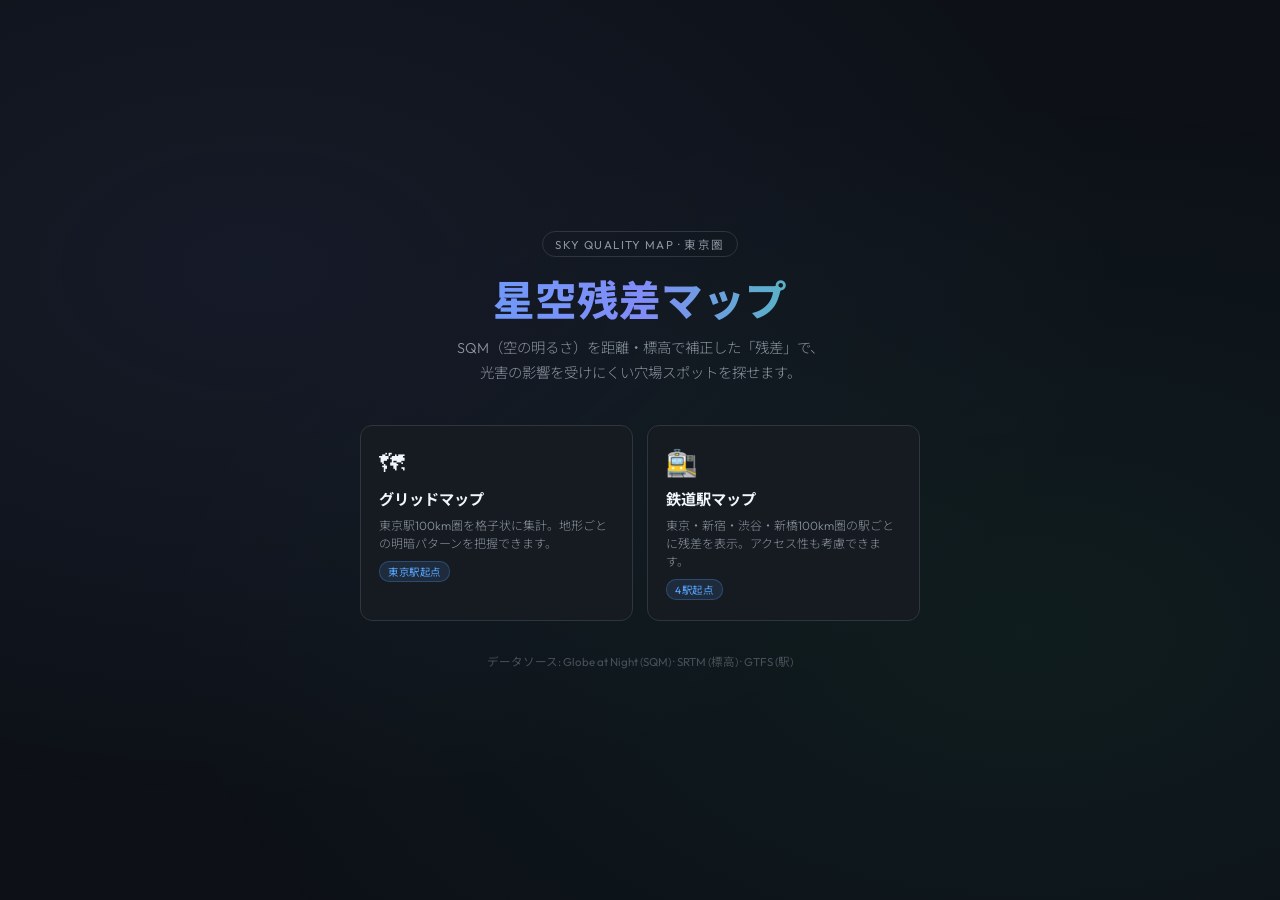
<file: index.html>
<!DOCTYPE html>
<html lang="ja">
<head>
  <meta charset="UTF-8">
  <meta name="viewport" content="width=device-width, initial-scale=1.0">
  <title>東京圏 星空マップ</title>
  <link href="https://fonts.googleapis.com/css2?family=Outfit:wght@300;400;600;800&family=Noto+Sans+JP:wght@300;400;700&display=swap" rel="stylesheet">
  <style>
    *, *::before, *::after { box-sizing: border-box; margin: 0; padding: 0; }
    body {
      font-family: 'Outfit', 'Noto Sans JP', sans-serif;
      background: #0d1117;
      color: #f0f6fc;
      min-height: 100dvh;
      display: flex;
      flex-direction: column;
      align-items: center;
      justify-content: center;
      padding: 32px 16px;
    }
    .stars {
      position: fixed; inset: 0; pointer-events: none; z-index: 0;
      background: radial-gradient(ellipse at 20% 30%, rgba(129,140,248,0.08) 0%, transparent 60%),
                  radial-gradient(ellipse at 80% 70%, rgba(52,211,153,0.06) 0%, transparent 60%);
    }
    .container {
      position: relative; z-index: 1;
      max-width: 560px; width: 100%;
      text-align: center;
    }
    .badge {
      display: inline-block;
      font-size: 0.72rem;
      letter-spacing: 0.12em;
      text-transform: uppercase;
      color: #8b949e;
      border: 1px solid #30363d;
      border-radius: 20px;
      padding: 4px 12px;
      margin-bottom: 20px;
    }
    h1 {
      font-size: clamp(1.8rem, 5vw, 2.6rem);
      font-weight: 800;
      line-height: 1.15;
      margin-bottom: 12px;
      background: linear-gradient(90deg, #60a5fa, #818cf8, #34d399);
      -webkit-background-clip: text;
      -webkit-text-fill-color: transparent;
    }
    .subtitle {
      font-size: 0.9rem;
      color: #8b949e;
      line-height: 1.7;
      margin-bottom: 40px;
      font-weight: 300;
    }
    .cards {
      display: grid;
      grid-template-columns: 1fr 1fr;
      gap: 14px;
      margin-bottom: 32px;
    }
    @media (max-width: 400px) { .cards { grid-template-columns: 1fr; } }
    .card {
      display: flex;
      flex-direction: column;
      gap: 8px;
      padding: 20px 18px;
      background: #161b22;
      border: 1px solid #30363d;
      border-radius: 12px;
      text-decoration: none;
      color: inherit;
      transition: border-color 0.2s, transform 0.15s, box-shadow 0.2s;
      text-align: left;
    }
    .card:hover {
      border-color: #58a6ff;
      transform: translateY(-2px);
      box-shadow: 0 8px 24px rgba(0,0,0,0.4);
    }
    .card-icon { font-size: 1.6rem; }
    .card-title {
      font-size: 0.95rem;
      font-weight: 700;
      color: #f0f6fc;
    }
    .card-desc {
      font-size: 0.75rem;
      color: #8b949e;
      line-height: 1.5;
      font-weight: 300;
    }
    .card-tag {
      display: inline-block;
      font-size: 0.65rem;
      letter-spacing: 0.06em;
      padding: 2px 8px;
      border-radius: 10px;
      background: rgba(88,166,255,0.12);
      color: #58a6ff;
      border: 1px solid rgba(88,166,255,0.25);
      width: fit-content;
    }
    .footer {
      font-size: 0.72rem;
      color: #484f58;
      margin-top: 8px;
    }
  </style>
</head>
<body>
<div class="stars"></div>
<div class="container">
  <div class="badge">Sky Quality Map · 東京圏</div>
  <h1>星空残差マップ</h1>
  <p class="subtitle">
    SQM（空の明るさ）を距離・標高で補正した「残差」で、<br>
    光害の影響を受けにくい穴場スポットを探せます。
  </p>
  <div class="cards">
    <a class="card" href="residuals_map.html">
      <div class="card-icon">🗺</div>
      <div class="card-title">グリッドマップ</div>
      <div class="card-desc">東京駅100km圏を格子状に集計。地形ごとの明暗パターンを把握できます。</div>
      <div class="card-tag">東京駅起点</div>
    </a>
    <a class="card" href="station_residuals_map.html">
      <div class="card-icon">🚉</div>
      <div class="card-title">鉄道駅マップ</div>
      <div class="card-desc">東京・新宿・渋谷・新橋100km圏の駅ごとに残差を表示。アクセス性も考慮できます。</div>
      <div class="card-tag">4駅起点</div>
    </a>
  </div>
  <p class="footer">データソース: Globe at Night (SQM) · SRTM (標高) · GTFS (駅)</p>
</div>
</body>
</html>
</file>
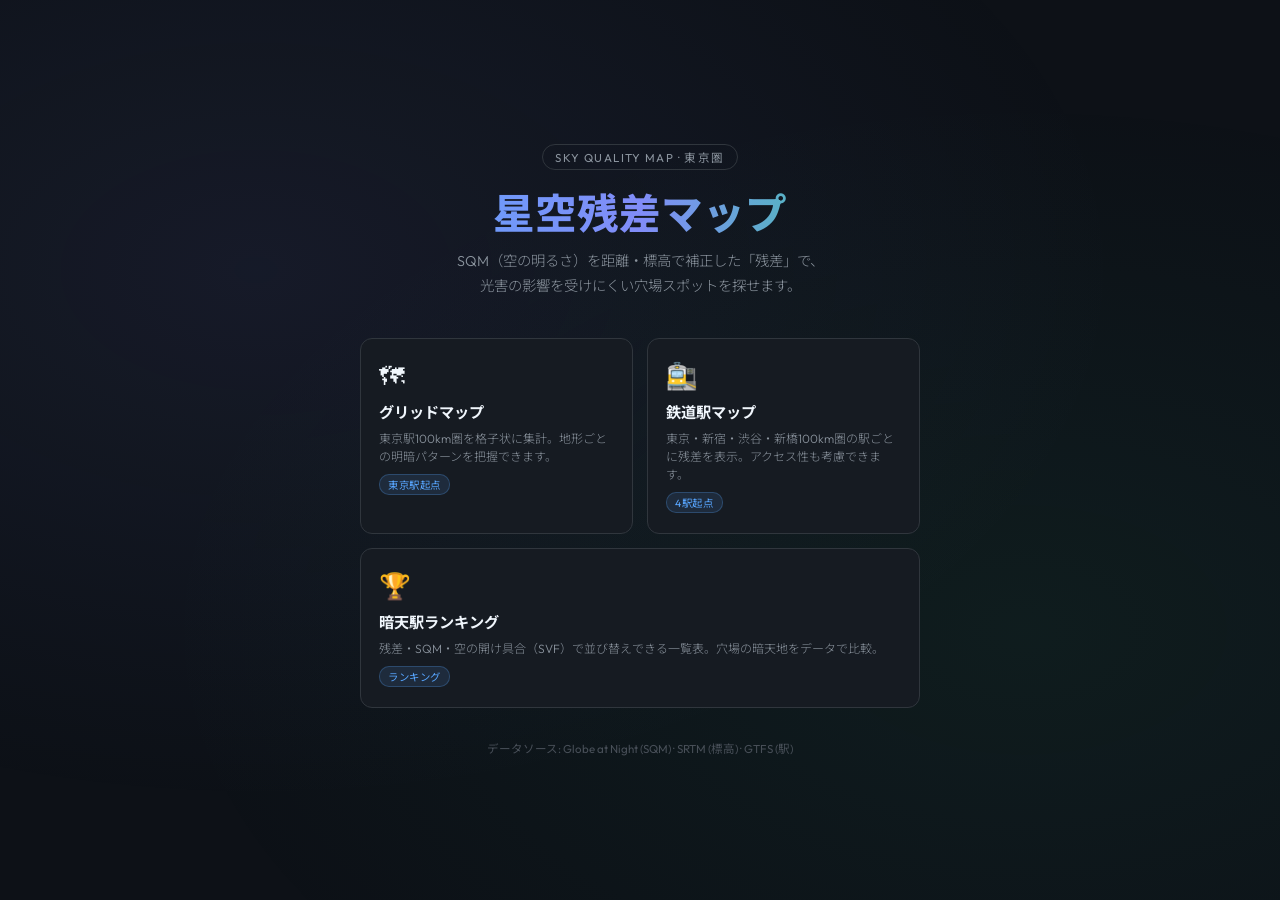
<file: docs/index.html>
<!DOCTYPE html>
<html lang="ja">
<head>
  <meta charset="UTF-8">
  <meta name="viewport" content="width=device-width, initial-scale=1.0">
  <title>東京圏 星空マップ</title>
  <link href="https://fonts.googleapis.com/css2?family=Outfit:wght@300;400;600;800&family=Noto+Sans+JP:wght@300;400;700&display=swap" rel="stylesheet">
  <style>
    *, *::before, *::after { box-sizing: border-box; margin: 0; padding: 0; }
    body {
      font-family: 'Outfit', 'Noto Sans JP', sans-serif;
      background: #0d1117;
      color: #f0f6fc;
      min-height: 100dvh;
      display: flex;
      flex-direction: column;
      align-items: center;
      justify-content: center;
      padding: 32px 16px;
    }
    .stars {
      position: fixed; inset: 0; pointer-events: none; z-index: 0;
      background: radial-gradient(ellipse at 20% 30%, rgba(129,140,248,0.08) 0%, transparent 60%),
                  radial-gradient(ellipse at 80% 70%, rgba(52,211,153,0.06) 0%, transparent 60%);
    }
    .container {
      position: relative; z-index: 1;
      max-width: 560px; width: 100%;
      text-align: center;
    }
    .badge {
      display: inline-block;
      font-size: 0.72rem;
      letter-spacing: 0.12em;
      text-transform: uppercase;
      color: #8b949e;
      border: 1px solid #30363d;
      border-radius: 20px;
      padding: 4px 12px;
      margin-bottom: 20px;
    }
    h1 {
      font-size: clamp(1.8rem, 5vw, 2.6rem);
      font-weight: 800;
      line-height: 1.15;
      margin-bottom: 12px;
      background: linear-gradient(90deg, #60a5fa, #818cf8, #34d399);
      -webkit-background-clip: text;
      -webkit-text-fill-color: transparent;
    }
    .subtitle {
      font-size: 0.9rem;
      color: #8b949e;
      line-height: 1.7;
      margin-bottom: 40px;
      font-weight: 300;
    }
    .cards {
      display: grid;
      grid-template-columns: 1fr 1fr;
      gap: 14px;
      margin-bottom: 32px;
    }
    @media (max-width: 400px) { .cards { grid-template-columns: 1fr; } }
    .card {
      display: flex;
      flex-direction: column;
      gap: 8px;
      padding: 20px 18px;
      background: #161b22;
      border: 1px solid #30363d;
      border-radius: 12px;
      text-decoration: none;
      color: inherit;
      transition: border-color 0.2s, transform 0.15s, box-shadow 0.2s;
      text-align: left;
    }
    .card:hover {
      border-color: #58a6ff;
      transform: translateY(-2px);
      box-shadow: 0 8px 24px rgba(0,0,0,0.4);
    }
    .card-icon { font-size: 1.6rem; }
    .card-title {
      font-size: 0.95rem;
      font-weight: 700;
      color: #f0f6fc;
    }
    .card-desc {
      font-size: 0.75rem;
      color: #8b949e;
      line-height: 1.5;
      font-weight: 300;
    }
    .card-tag {
      display: inline-block;
      font-size: 0.65rem;
      letter-spacing: 0.06em;
      padding: 2px 8px;
      border-radius: 10px;
      background: rgba(88,166,255,0.12);
      color: #58a6ff;
      border: 1px solid rgba(88,166,255,0.25);
      width: fit-content;
    }
    .footer {
      font-size: 0.72rem;
      color: #484f58;
      margin-top: 8px;
    }
  </style>
</head>
<body>
<div class="stars"></div>
<div class="container">
  <div class="badge">Sky Quality Map · 東京圏</div>
  <h1>星空残差マップ</h1>
  <p class="subtitle">
    SQM（空の明るさ）を距離・標高で補正した「残差」で、<br>
    光害の影響を受けにくい穴場スポットを探せます。
  </p>
  <div class="cards">
    <a class="card" href="residuals_map.html">
      <div class="card-icon">🗺</div>
      <div class="card-title">グリッドマップ</div>
      <div class="card-desc">東京駅100km圏を格子状に集計。地形ごとの明暗パターンを把握できます。</div>
      <div class="card-tag">東京駅起点</div>
    </a>
    <a class="card" href="station_residuals_map.html">
      <div class="card-icon">🚉</div>
      <div class="card-title">鉄道駅マップ</div>
      <div class="card-desc">東京・新宿・渋谷・新橋100km圏の駅ごとに残差を表示。アクセス性も考慮できます。</div>
      <div class="card-tag">4駅起点</div>
    </a>
    <a class="card" href="ranking.html" style="grid-column: 1 / -1;">
      <div class="card-icon">🏆</div>
      <div class="card-title">暗天駅ランキング</div>
      <div class="card-desc">残差・SQM・空の開け具合（SVF）で並び替えできる一覧表。穴場の暗天地をデータで比較。</div>
      <div class="card-tag">ランキング</div>
    </a>
  </div>
  <p class="footer">データソース: Globe at Night (SQM) · SRTM (標高) · GTFS (駅)</p>
</div>
</body>
</html>
</file>
